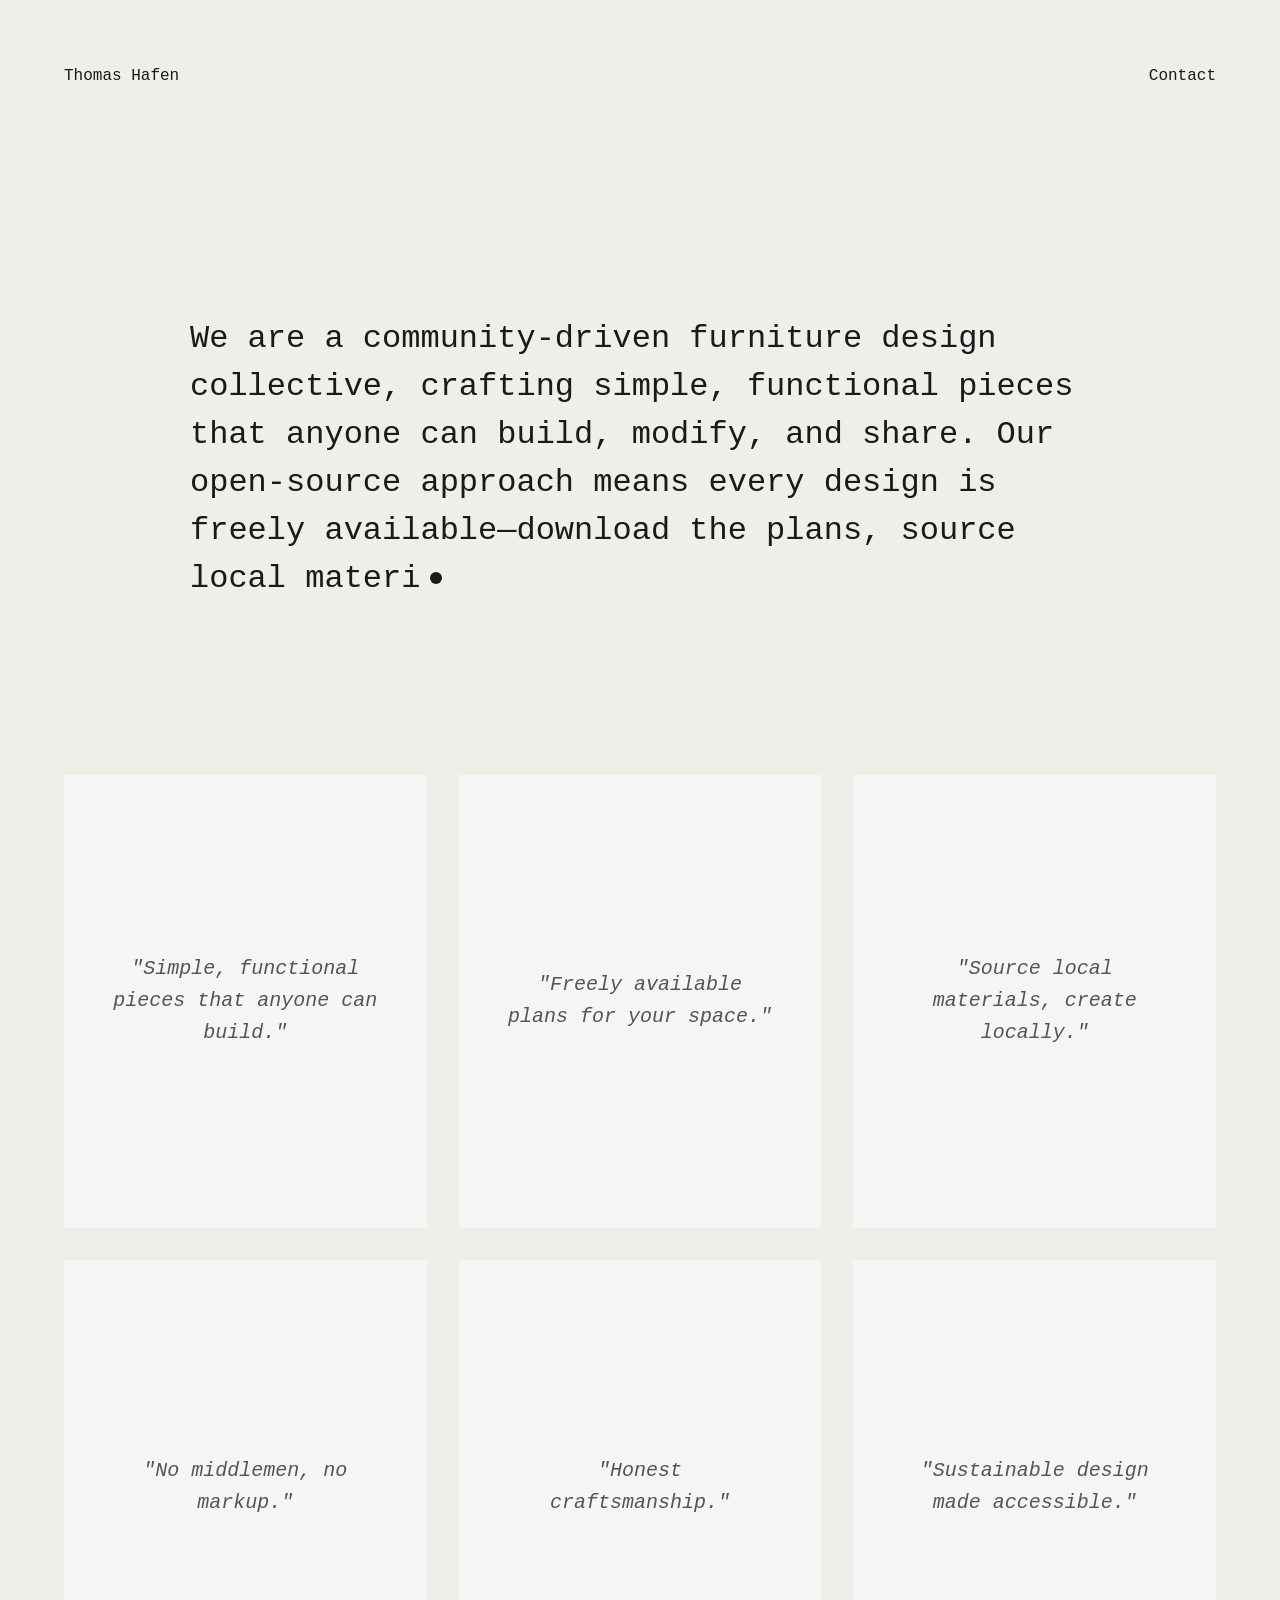
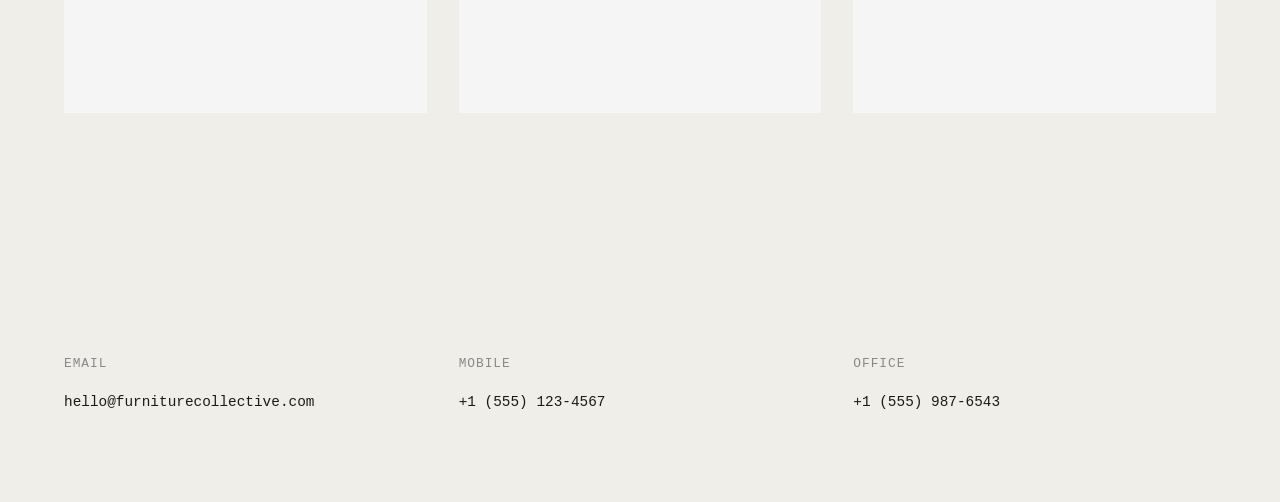
<file: index.html>
<!DOCTYPE html>
<html lang="en">
<head>
    <meta charset="UTF-8">
    <meta name="viewport" content="width=device-width, initial-scale=1.0">
    <title>Open Source Furniture Collective</title>
<head>
    <meta charset="UTF-8">
    <meta name="viewport" content="width=device-width, initial-scale=1.0">
    <title>Open Source Furniture Collective</title>
    <link rel="stylesheet" href="style.css">
</head>
</head>
<body>

    <div class="container">
        <header>
            <a href="contact-thomas.html" class="cta-button">Thomas Hafen</a>
            <nav>
                <a href="#contact">Contact</a>
            </nav>
        </header>

       <main>
    <section class="hero">
        <h1 id="typing-text"></h1>
    </section>

    </main>

<script>
    const text = "We are a community-driven furniture design collective, crafting simple, functional pieces that anyone can build, modify, and share. Our open-source approach means every design is freely available—download the plans, source local materials, and create furniture tailored to your space. No middlemen, no markup, just honest craftsmanship and sustainable design made accessible to everyone.";
    
    const speed =5; // Milliseconds between letters
    let i = 0;

    function typeWriter() {
        if (i < text.length) {
            document.getElementById("typing-text").innerHTML += text.charAt(i);
            i++;
            setTimeout(typeWriter, speed);
        }
    }

    // Start the animation when the page loads
    window.onload = typeWriter;
</script>

            <section class="grid">
                <div class="gray-box">
                    <p class="quote">"Simple, functional pieces that anyone can build."</p>
                </div>
                <div class="gray-box">
                    <p class="quote">"Freely available plans for your space."</p>
                </div>
                <div class="gray-box">
                    <p class="quote">"Source local materials, create locally."</p>
                </div>
                <div class="gray-box">
                    <p class="quote">"No middlemen, no markup."</p>
                </div>
                <div class="gray-box">
                    <p class="quote">"Honest craftsmanship."</p>
                </div>
                <div class="gray-box">
                    <p class="quote">"Sustainable design made accessible."</p>
                </div>
            </section>
        </main>

        <footer id="contact">
            <div class="footer-block">
                <h3>Email</h3>
                <p><a href="mailto:hello@furniturecollective.com">hello@furniturecollective.com</a></p>
            </div>
            <div class="footer-block">
                <h3>Mobile</h3>
                <p><a href="tel:+15551234567">+1 (555) 123-4567</a></p>
            </div>
            <div class="footer-block">
                <h3>Office</h3>
                <p><a href="tel:+15559876543">+1 (555) 987-6543</a></p>
            </div>
        </footer>
    </div>

</body>
</html>
</file>
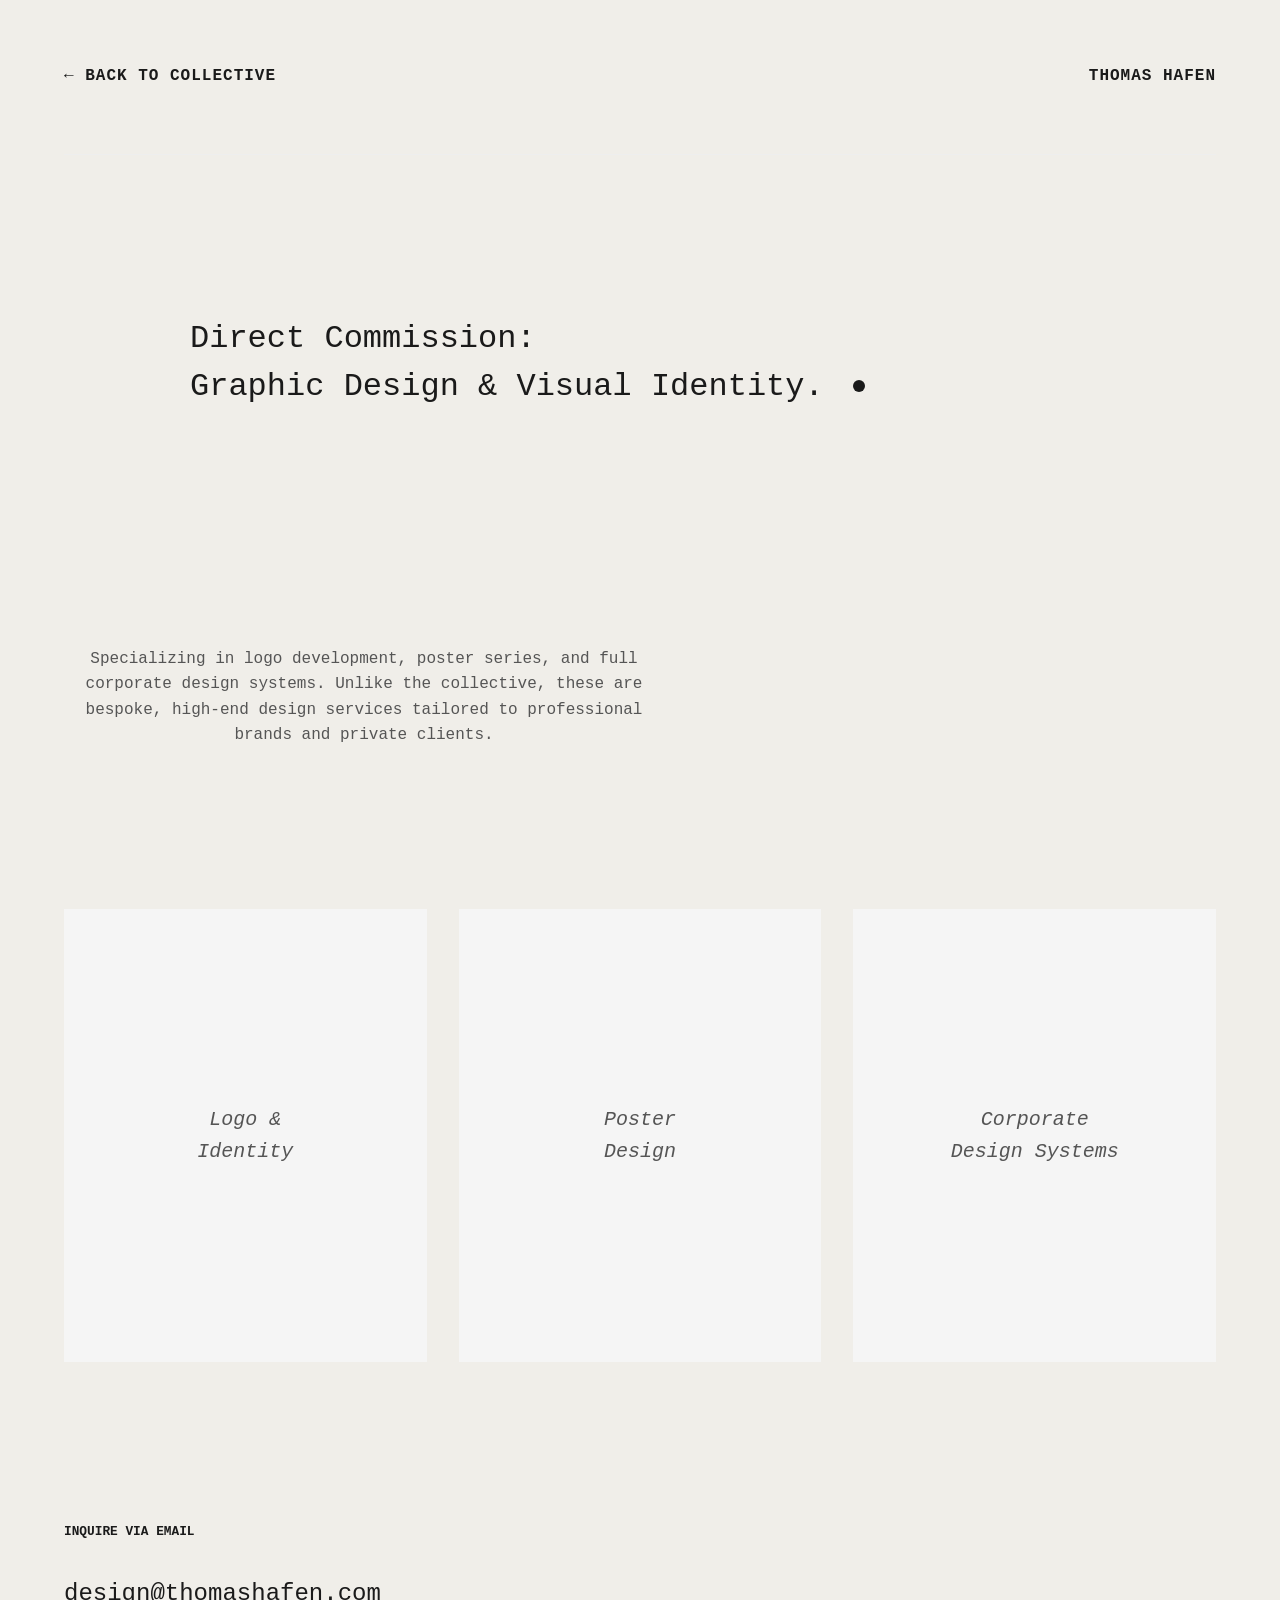
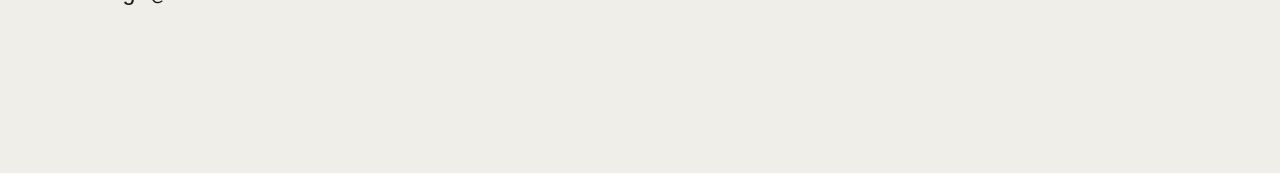
<file: contact-thomas.html>
<!DOCTYPE html>
<html lang="en">
<head>
    <meta charset="UTF-8">
    <meta name="viewport" content="width=device-width, initial-scale=1.0">
    <title>Thomas Hafen | Graphic Design Commission</title>
    <link rel="stylesheet" href="style.css"> </head>
<body>

    <div class="container">
        <header>
            <div class="brand"><a href="index.html">← Back to Collective</a></div>
            <div class="brand">Thomas Hafen</div>
        </header>

        <main>
            <section class="hero">
                <h1 style="text-align: left;">
                    Direct Commission: <br>
                    Graphic Design & Visual Identity.
                </h1>
                <p style="margin-top: 2rem; max-width: 600px; font-size: 1rem; color: #555;">
                    Specializing in logo development, poster series, and full corporate design systems. 
                    Unlike the collective, these are bespoke, high-end design services tailored to 
                    professional brands and private clients.
                </p>
            </section>

            <section class="grid">
                <div class="gray-box">
                    <p class="quote">Logo & <br>Identity</p>
                </div>
                <div class="gray-box">
                    <p class="quote">Poster <br>Design</p>
                </div>
                <div class="gray-box">
                    <p class="quote">Corporate <br>Design Systems</p>
                </div>
            </section>

            <section style="padding-bottom: 10rem;">
                <h3 style="text-transform: uppercase; font-size: 0.8rem; margin-bottom: 2rem;">Inquire via Email</h3>
                <p style="font-size: 1.5rem;">
                    <a href="mailto:design@thomashafen.com">design@thomashafen.com</a>
                </p>
            </section>
        </main>
    </div>

</body>
</html>
</file>
<file: style.css>
/* CSS Reset & Base Styles */
* {
    box-sizing: border-box;
    margin: 0;
    padding: 0;
}

body {
    /* Updated to Consolas */
    font-family: 'Consolas', 'Monaco', 'Lucida Console', 'Courier New', monospace;
    background-color: #f0eee9;
    color: #1a1a1a;
    line-height: 1.6;
}

a {
    color: #1a1a1a;
    text-decoration: none;
}

a:hover {
    text-decoration: underline;
}

/* Typography */
h1 {
    font-size: clamp(1.2rem, 3vw, 2rem); /* Slightly smaller for monospaced font */
    font-weight: 400;
    line-height: 1.5;
    max-width: 900px;
    margin: 0 auto;
    text-align: left; /* Typing looks better left-aligned */
    min-height: 300px; /* Prevents layout jump while typing */
}
/* Custom Black Circle Cursor */
h1::after {
    content: "";
    display: inline-block;
    width: 12px;
    height: 12px;
    background-color: #1a1a1a;
    border-radius: 50%;
    margin-left: 10px;
    /* Keeps the circle aligned with the center of the text */
    vertical-align: middle; 
    animation: blink 1s infinite;
}

@keyframes blink {
    0%, 100% { opacity: 1; }
    50% { opacity: 0; }
}

/* Layout & Spacing */
.container {
    max-width: 1440px;
    margin: 0 auto;
    padding: 0 5%;
}

header {
    padding: 4rem 0;
    border-bottom: 1px solid #eeeeee;
    display: flex;
    justify-content: space-between;
    align-items: center;
}

.brand {
    font-size: 1rem;
    font-weight: 600;
    letter-spacing: 1px;
    text-transform: uppercase;
}

.hero {
    padding: 10rem 0;
    text-align: center;
}

/* Grid for Gray Boxes */
.grid {
    display: grid;
    grid-template-columns: repeat(auto-fit, minmax(300px, 1fr));
    gap: 2rem;
    padding-bottom: 10rem;
}

.gray-box {
    background-color: #f5f5f5;
    aspect-ratio: 4 / 5;
    display: flex;
    align-items: center;
    justify-content: center;
    padding: 3rem;
    transition: background-color 0.3s ease;
}

.gray-box:hover {
    background-color: #ebebeb;
}

.quote {
    font-size: 1.25rem;
    font-weight: 300;
    font-style: italic;
    text-align: center;
    color: #555555;
}

/* Footer & Contact Info */
footer {
    border-top: 1px solid #eeeeee;
    padding: 5rem 0;
    display: grid;
    grid-template-columns: repeat(auto-fit, minmax(200px, 1fr));
    gap: 2rem;
    font-size: 0.9rem;
}

.footer-block h3 {
    font-size: 0.8rem;
    text-transform: uppercase;
    letter-spacing: 1px;
    color: #888888;
    margin-bottom: 1rem;
    font-weight: 500;
}

.footer-block p {
    margin-bottom: 0.5rem;
}

/* Responsive Adjustments */
@media (max-width: 768px) {
    .hero {
        padding: 6rem 0;
    }
    .gray-box {
        aspect-ratio: 1 / 1;
    }
}
</file>
